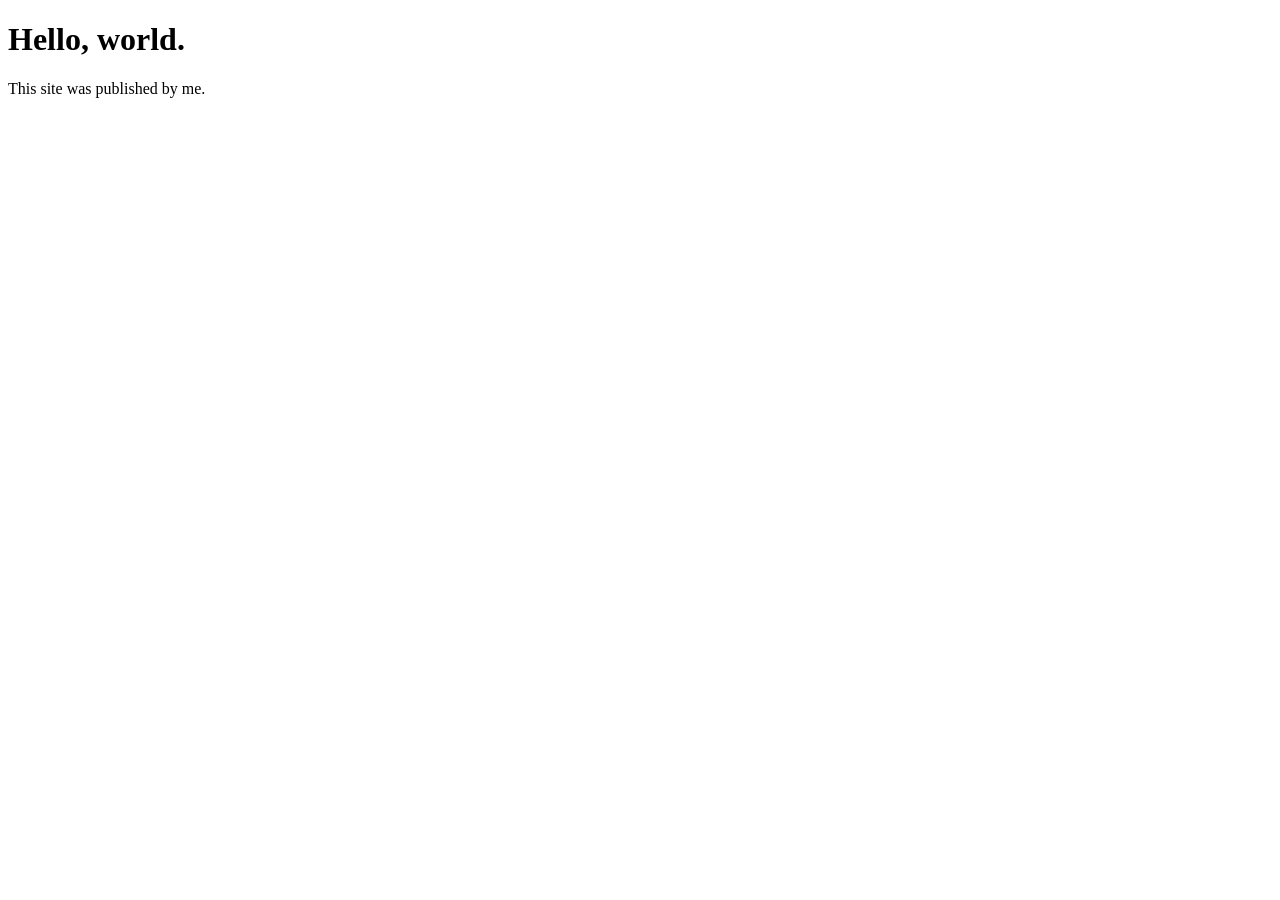
<file: Index.html>
<!DOCTYPE html>
<html lang="en">
<head>
  <meta charset="UTF-8">
  <meta name="viewport" content="width=device-width, initial-scale=1.0">
  <title>My GRA 2600 Site</title>
</head>
<body>
  <h1>Hello, world.</h1>
  <p>This site was published by me.</p>
</body>
</html>
</file>
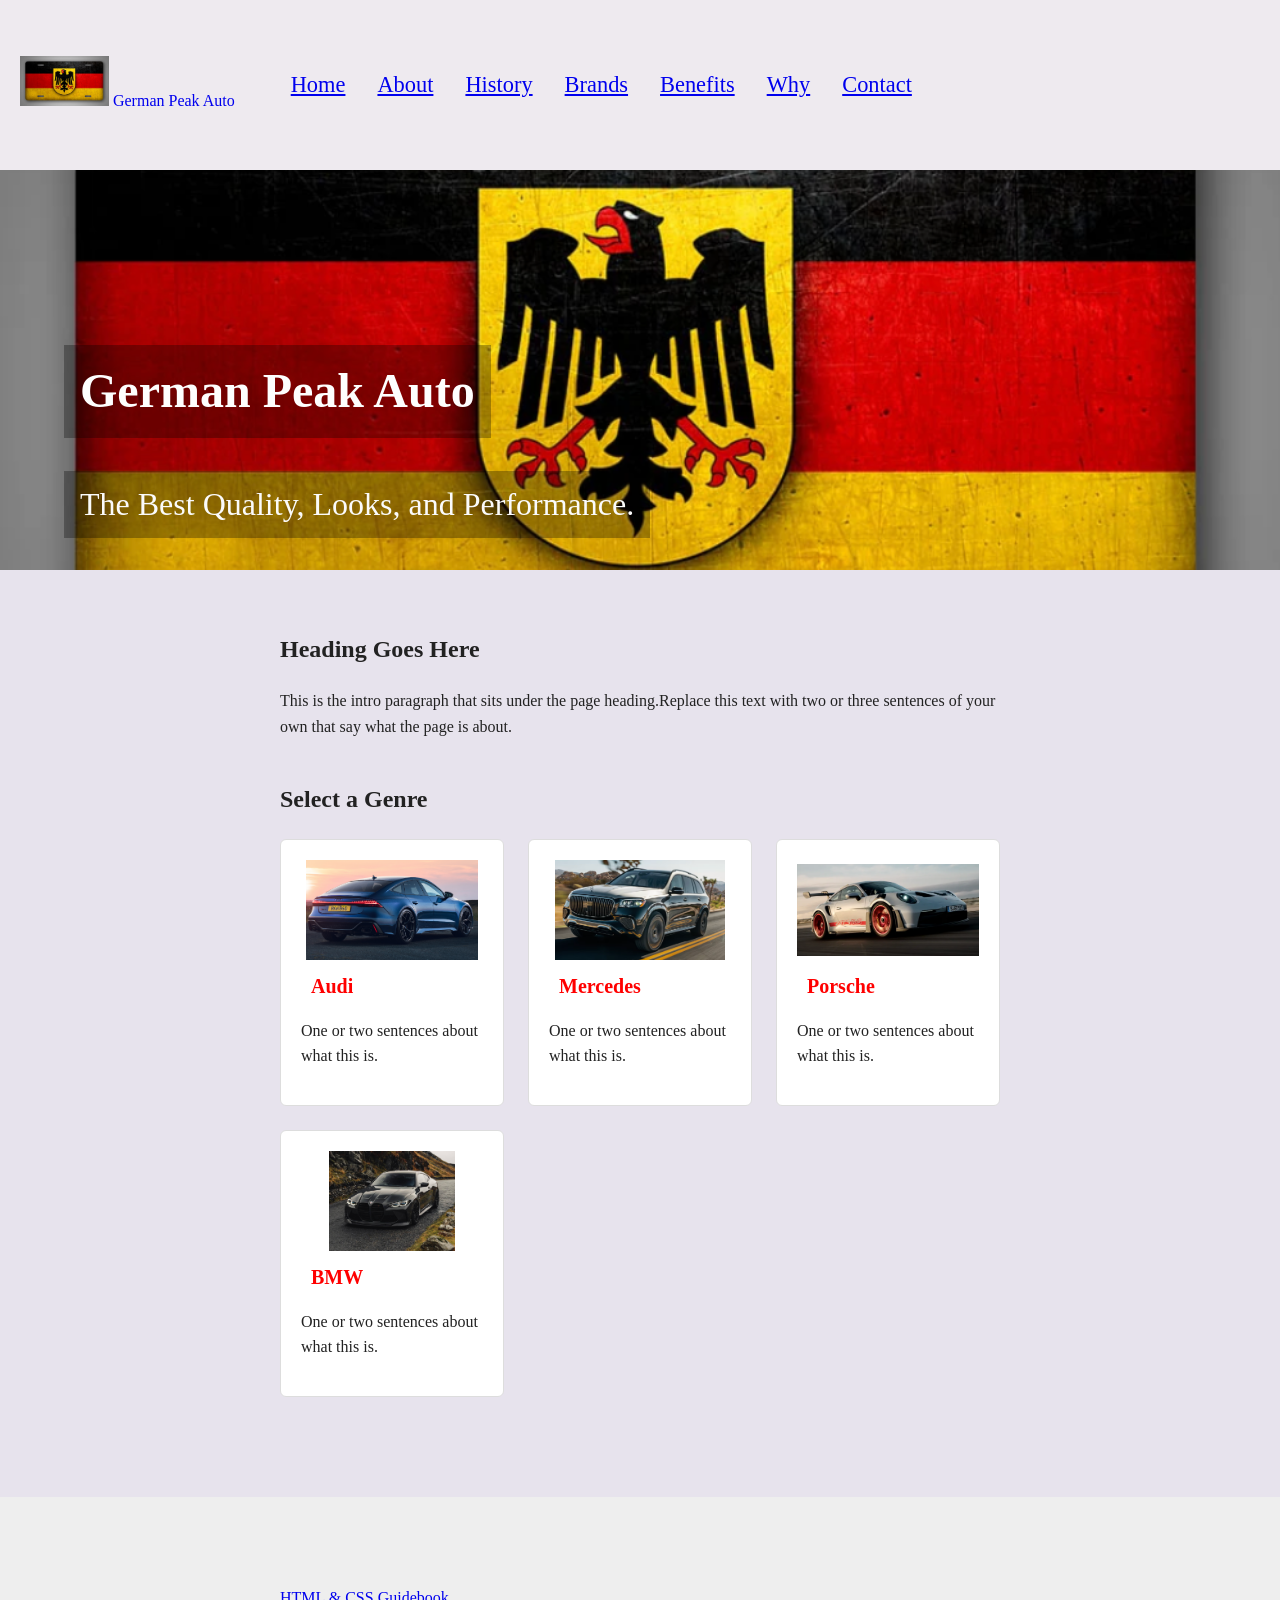
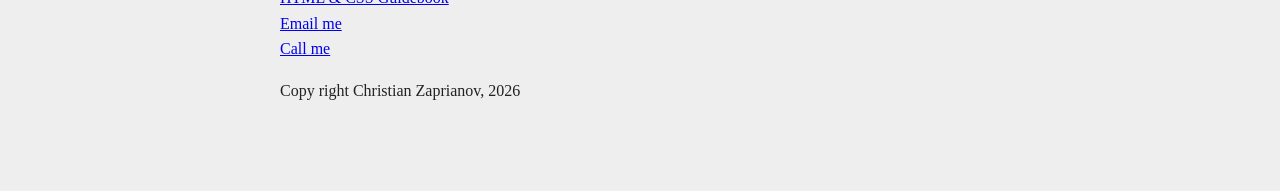
<file: index.html>
<html lang="en">
<head>
<meta charset="UTF-8">      <meta name="viewport" content="width=device-width, initial-scale=1">
  <meta name="viewport" content="width=device-width, initial-scale=1.0">
<title>christian zaprianov german peak auto</title> </head>
<link rel="stylesheet" href="css/style.css">
<script src="js/include.js" defer></script>
</head>


<body>

  <!-- PAGE TOP: filled in from includes/header.html -->
<div id="page-top"></div>

<main class="page-main">

    <div class="hero">
  <img class="hero-image" src="images/symbol.png" alt="">
  <h1 class="hero-title">German Peak Auto</h1>
  <p class="hero-text">The Best Quality, Looks, and Performance.</p>
</div>

  <div class="wrapper">
    <!-- TEXT BLOCK:  heading +  paragraph -->



 <section class="text-block">

<h2 class="" -"section-title"="">Heading Goes Here</h2>

  <p>
 This is the intro paragraph that sits under the page heading.Replace this text with two or three sentences of your own that say what the page is about. </p>

</section>



<h2>Select a Genre</h2>

<section class="card-grid">

  <div class="card">
    <img class="card-image" src="images/rs7.png" alt="Hand-lettered menu for a coffee shop">
    <h3 class="card-title">Audi</h3>
    <p class="card-text">One or two sentences about what this is.</p>
  </div>

   <div class="card">
    <img class="card-image" src="images/mayback.png" alt="Hand-lettered menu for a coffee shop">
    <h3 class="card-title">Mercedes</h3>
    <p class="card-text">One or two sentences about what this is.</p>
  </div>

   <div class="card">
    <img class="card-image" src="images/gt3rs.png" alt="Hand-lettered menu for a coffee shop">
    <h3 class="card-title">Porsche</h3>
    <p class="card-text">One or two sentences about what this is.</p>
  </div>

   <div class="card">
    <img class="card-image" src="images/g82.png" alt="Hand-lettered menu for a coffee shop">
    <h3 class="card-title">BMW</h3>
    <p class="card-text">One or two sentences about what this is.</p>
  </div>

</section>



</main>

<!-- PAGE BOTTOM: filled in from includes/footer.html -->
<div id="page-bottom"></div>

    </body>
    </html>
</file>
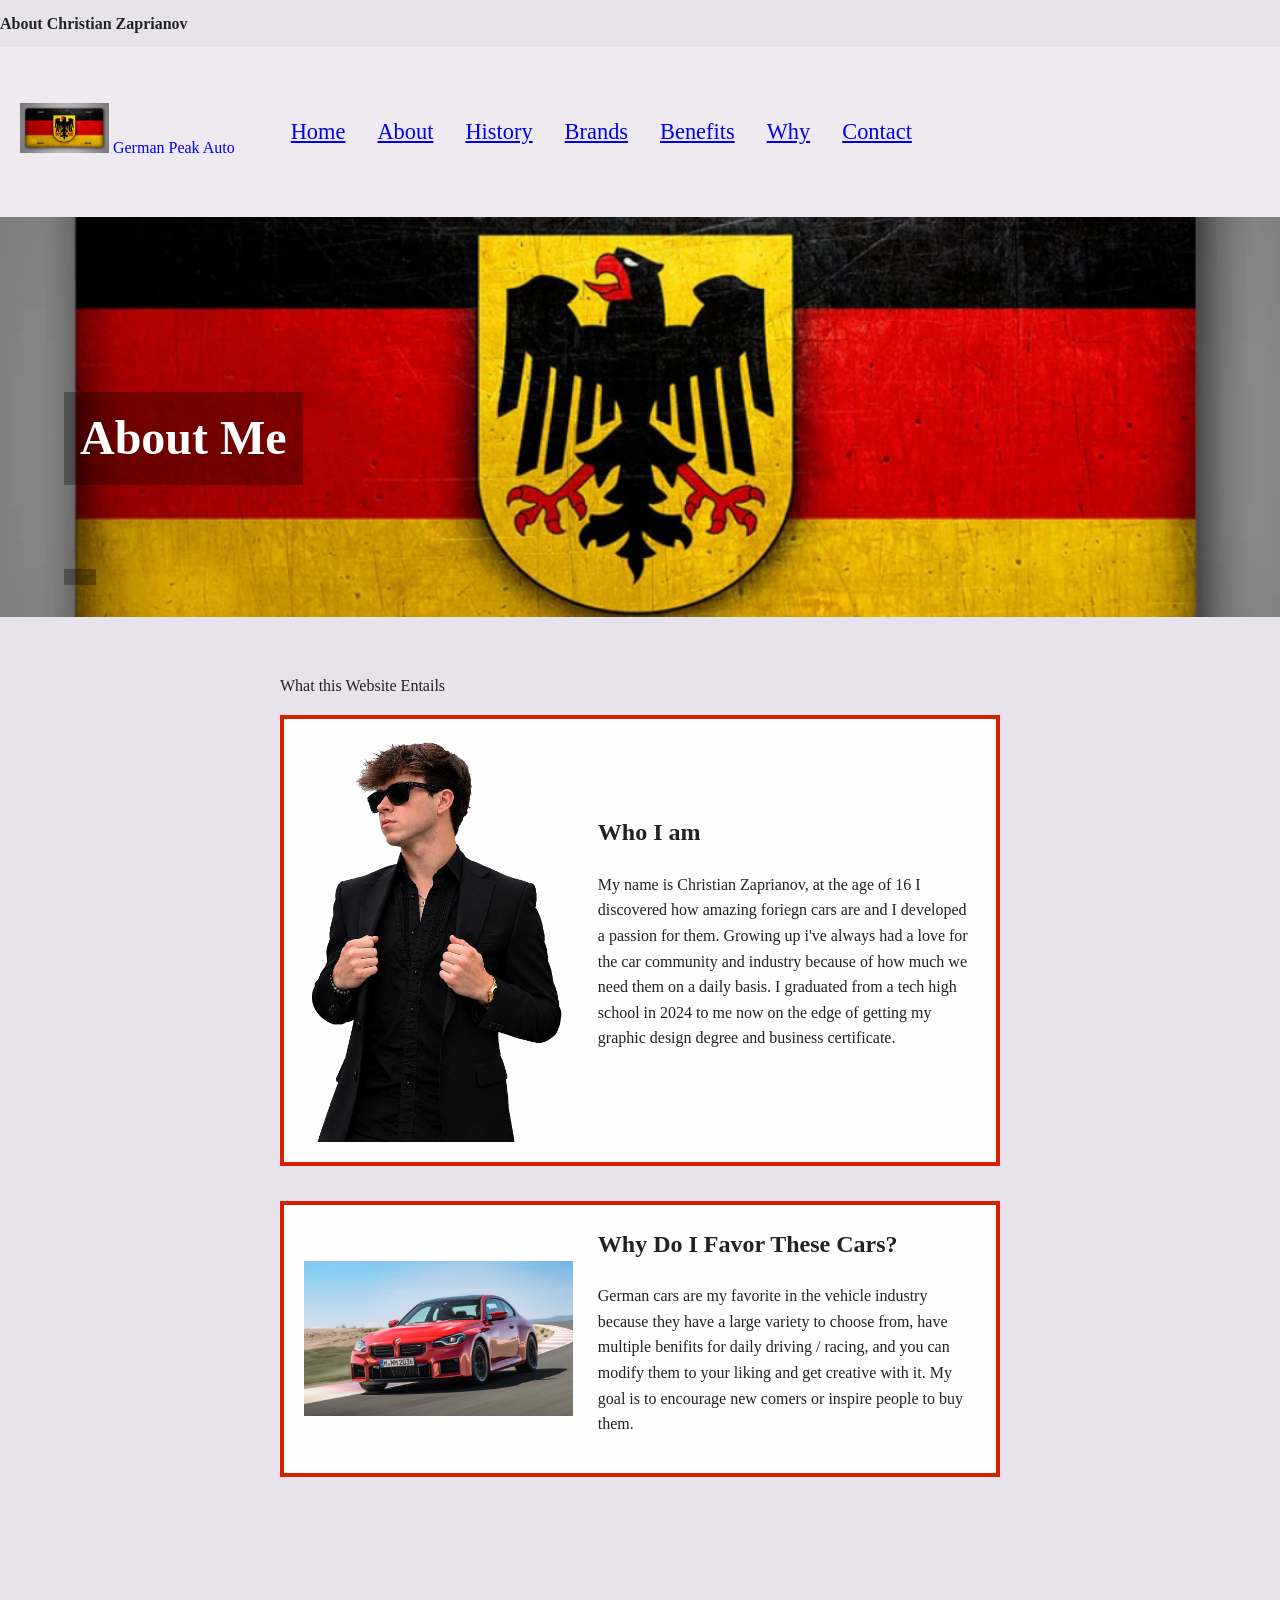
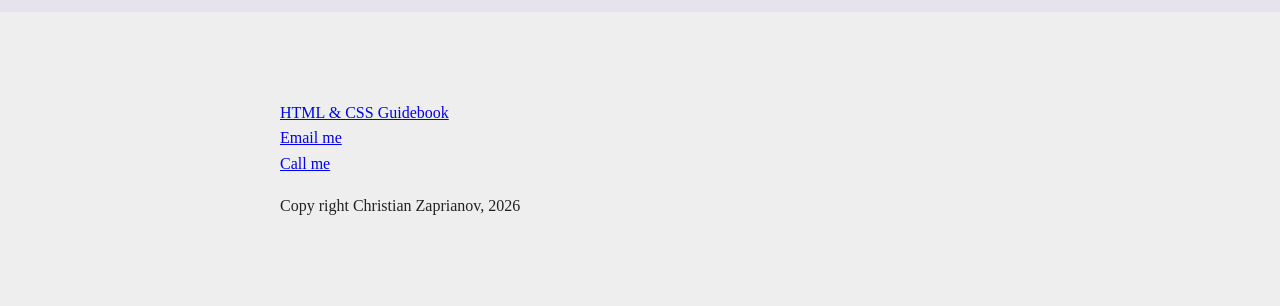
<file: about.html>
<!DOCTYPE html>
<html lang="en">
<head>
  <meta charset="UTF-8">      <meta name="viewport" content="width=device-width, initial-scale=1">
    <meta name="viewport" content="width=device-width, initial-scale=1.0">
  <title>About Christian Zaprianov</title>
<link rel="stylesheet" href="css/style.css">
<script src="js/include.js" defer></script>
</head>


<body>

  <h1>About Christian Zaprianov</h1>

  <!-- PAGE TOP: filled in from includes/header.html -->
   
<div id="page-top"></div>

<main class="page-main">

    <div class="hero">
  <img class="hero-image" src="images/symbol.png" alt="">
  <h1 class="hero-title">About Me</h1>
  <p class="hero-text"></p>
</div>

  <div class="wrapper">
 
    <p>What this Website Entails</p>

    <section class="flex-row">
  <img class="flex-media" src="images/Me.PNG" alt="Poster for the spring concert series">
  <div class="flex-text">
    <h2 class="section-title">Who I am</h2>
    <p>My name is Christian Zaprianov, at the age of 16 I discovered how amazing 
      foriegn cars are and I developed a passion for them. Growing up i've always had a love for the car 
      community and industry because of how much we need them on
      a daily basis. I graduated from a tech high school in 2024
      to me now on the edge of getting my graphic design degree
      and business certificate.
    </p>
  </div>
</section>

<section class="flex-row">
  <img class="flex-media" src="images/bmw.png" alt="Poster for the spring concert series">
  <div class="flex-text">
    <h2 class="section-title">Why Do I Favor These Cars?</h2>
    <p>German cars are my favorite in the vehicle industry
      because they have a large variety to choose from, have multiple 
      benifits for daily driving / racing, and you can modify them
      to your liking and get creative with it. My goal is to
    encourage new comers or inspire people to buy them.</p>
  </div>
</section>



</main>

<!-- PAGE BOTTOM: filled in from includes/footer.html -->
<div id="page-bottom"></div>

    </body>
    </html>
</file>
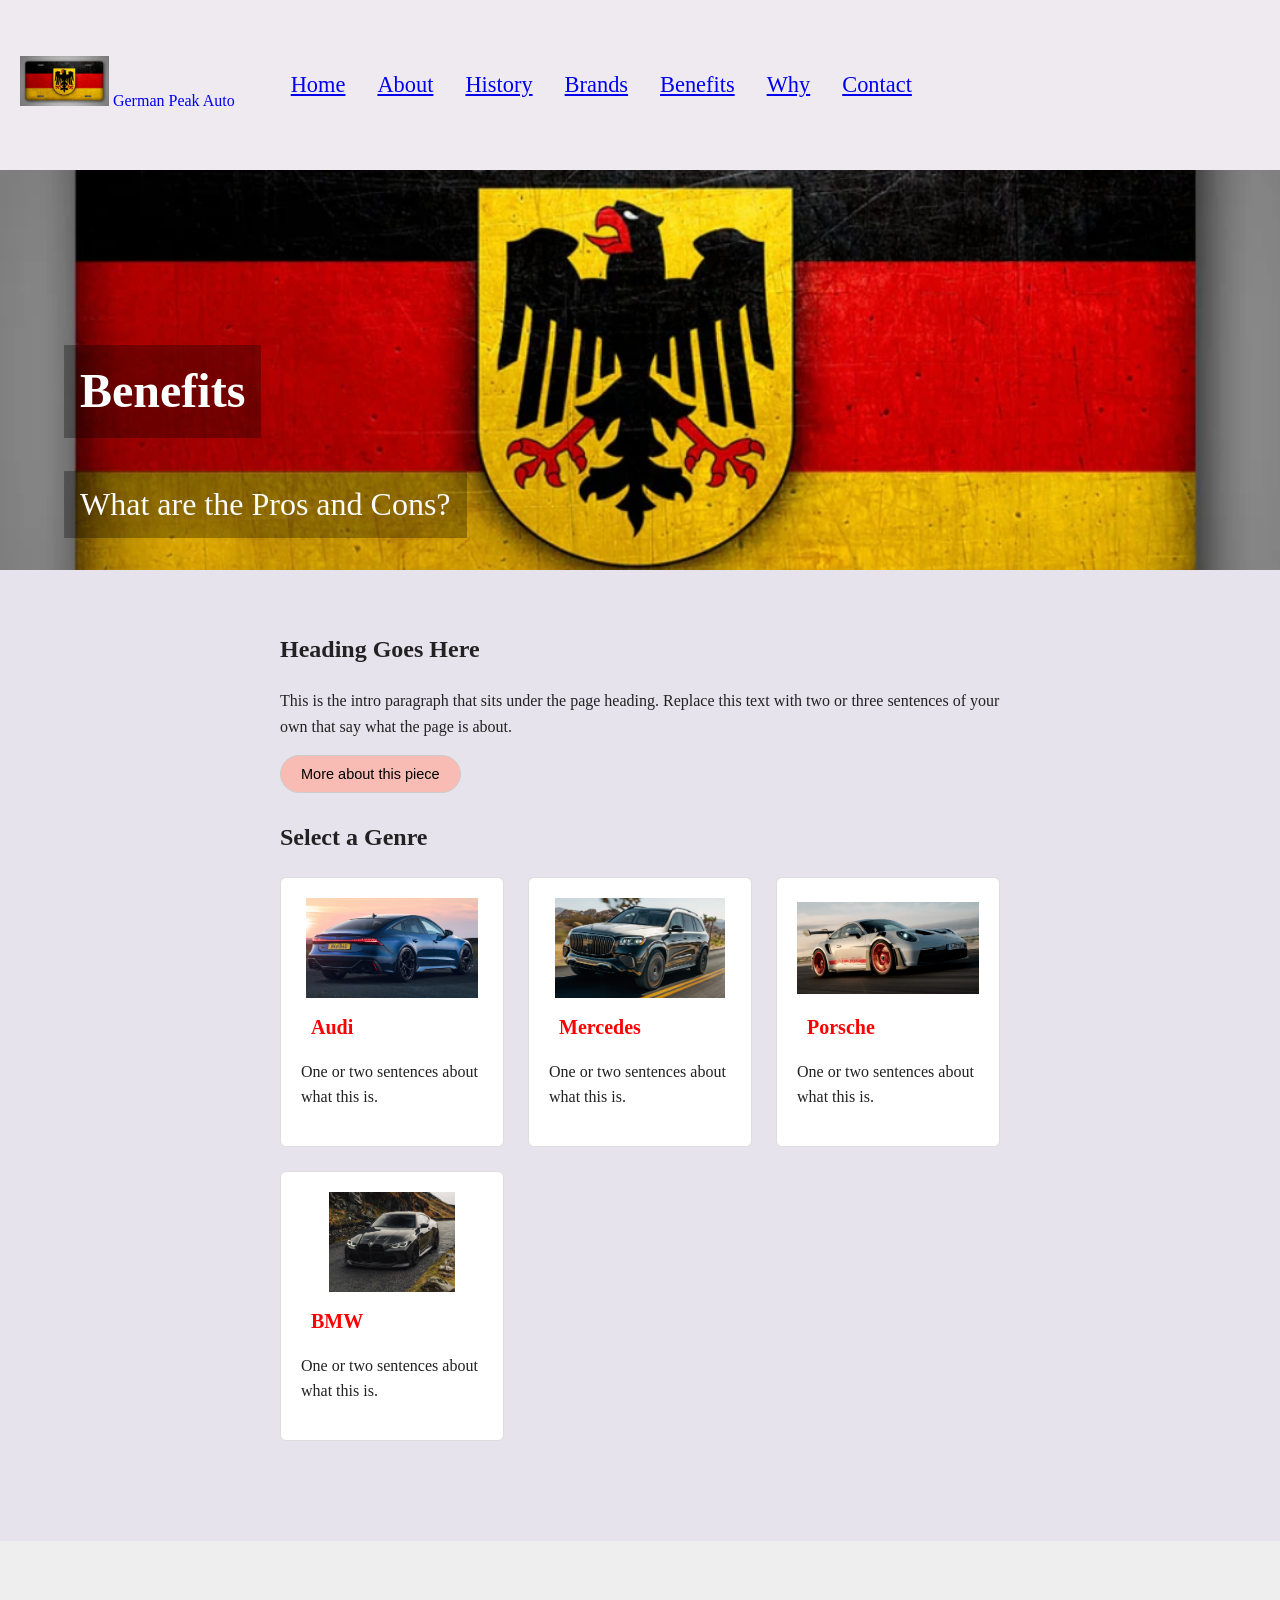
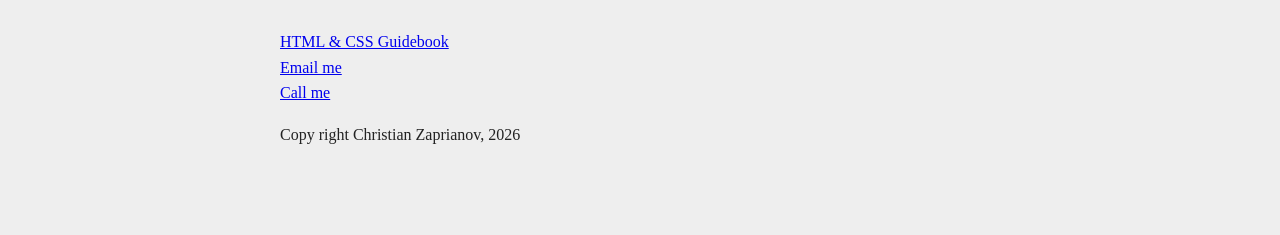
<file: benefits.html>
<!DOCTYPE html>
<html lang="en">
<head>
  <meta charset="UTF-8">      <meta name="viewport" content="width=device-width, initial-scale=1">
    <meta name="viewport" content="width=device-width, initial-scale=1.0">
  <title>German Peak Auto Benefits</title>
<link rel="stylesheet" href="css/style.css">
<script src="js/include.js" defer></script>
</head>



  <!-- PAGE TOP: filled in from includes/header.html -->
<div id="page-top"></div>

<main class="page-main">

    <div class="hero">
  <img class="hero-image" src="images/symbol.png" alt="">
  <h1 class="hero-title">Benefits</h1>
  <p class="hero-text">What are the Pros and Cons?</p>
</div>

  <div class="wrapper">
    <!-- TEXT BLOCK:  heading +  paragraph -->



 <section class="text-block">

<h2 class="" -"section-title"="">Heading Goes Here</h2>

  <p>
 This is the intro paragraph that sits under the page heading.
 Replace this text with two or three sentences of your own 
 that say what the page is about. </p>

 <button class="pop-button" popovertarget="pop-benefits-info">More about this piece</button>

 <div id="pop-benefits-info" class="pop-info" popover>
  <h3>About this piece</h3>
  <p>Write a few sentences here.</p>
  <button class="pop-close" popovertarget="pop-benefits-info" popovertargetaction="hide">Close</button>
</div>

</section>



<h2>Select a Genre</h2>

<section class="card-grid">

  <div class="card">
    <button class="pop-thumb" popovertarget="rs7">
    <img class="card-image" src="images/rs7.png" alt="Hand-lettered menu for a coffee shop">
    </button>
    <h3 class="card-title">Audi</h3>
    <p class="card-text">One or two sentences about what this is.</p>
     <div id="rs7" class="pop-up" popover>
    <img src="images/rs7.png" alt="Hand-lettered menu for a coffee shop">
  </div>
  </div>

   <div class="card">
     <button class="pop-thumb" popovertarget="mayback">
    <img class="card-image" src="images/mayback.png" alt="Hand-lettered menu for a coffee shop">
    </button>
    <h3 class="card-title">Mercedes</h3>
    <p class="card-text">One or two sentences about what this is.</p>
     <div id="mayback" class="pop-up" popover>
    <img src="images/mayback.png" alt="Hand-lettered menu for a coffee shop">
  </div>
  </div>

   <div class="card">
     <button class="pop-thumb" popovertarget="gt3rs">
    <img class="card-image" src="images/gt3rs.png" alt="Hand-lettered menu for a coffee shop">
    </button>
    <h3 class="card-title">Porsche</h3>
    <p class="card-text">One or two sentences about what this is.</p>
     <div id="gt3rs" class="pop-up" popover>
    <img src="images/gt3rs.png" alt="Hand-lettered menu for a coffee shop">
  </div>
  </div>

   <div class="card">
     <button class="pop-thumb" popovertarget="g82">
    <img class="card-image" src="images/g82.png" alt="Hand-lettered menu for a coffee shop">
    </button>
    <h3 class="card-title">BMW</h3>
    <p class="card-text">One or two sentences about what this is.</p>
     <div id="g82" class="pop-up" popover>
    <img src="images/g82.png" alt="Hand-lettered menu for a coffee shop">
  </div>
  </div>

</section>



</main>

<!-- PAGE BOTTOM: filled in from includes/footer.html -->
<div id="page-bottom"></div>

    </body>
    </html>
</file>
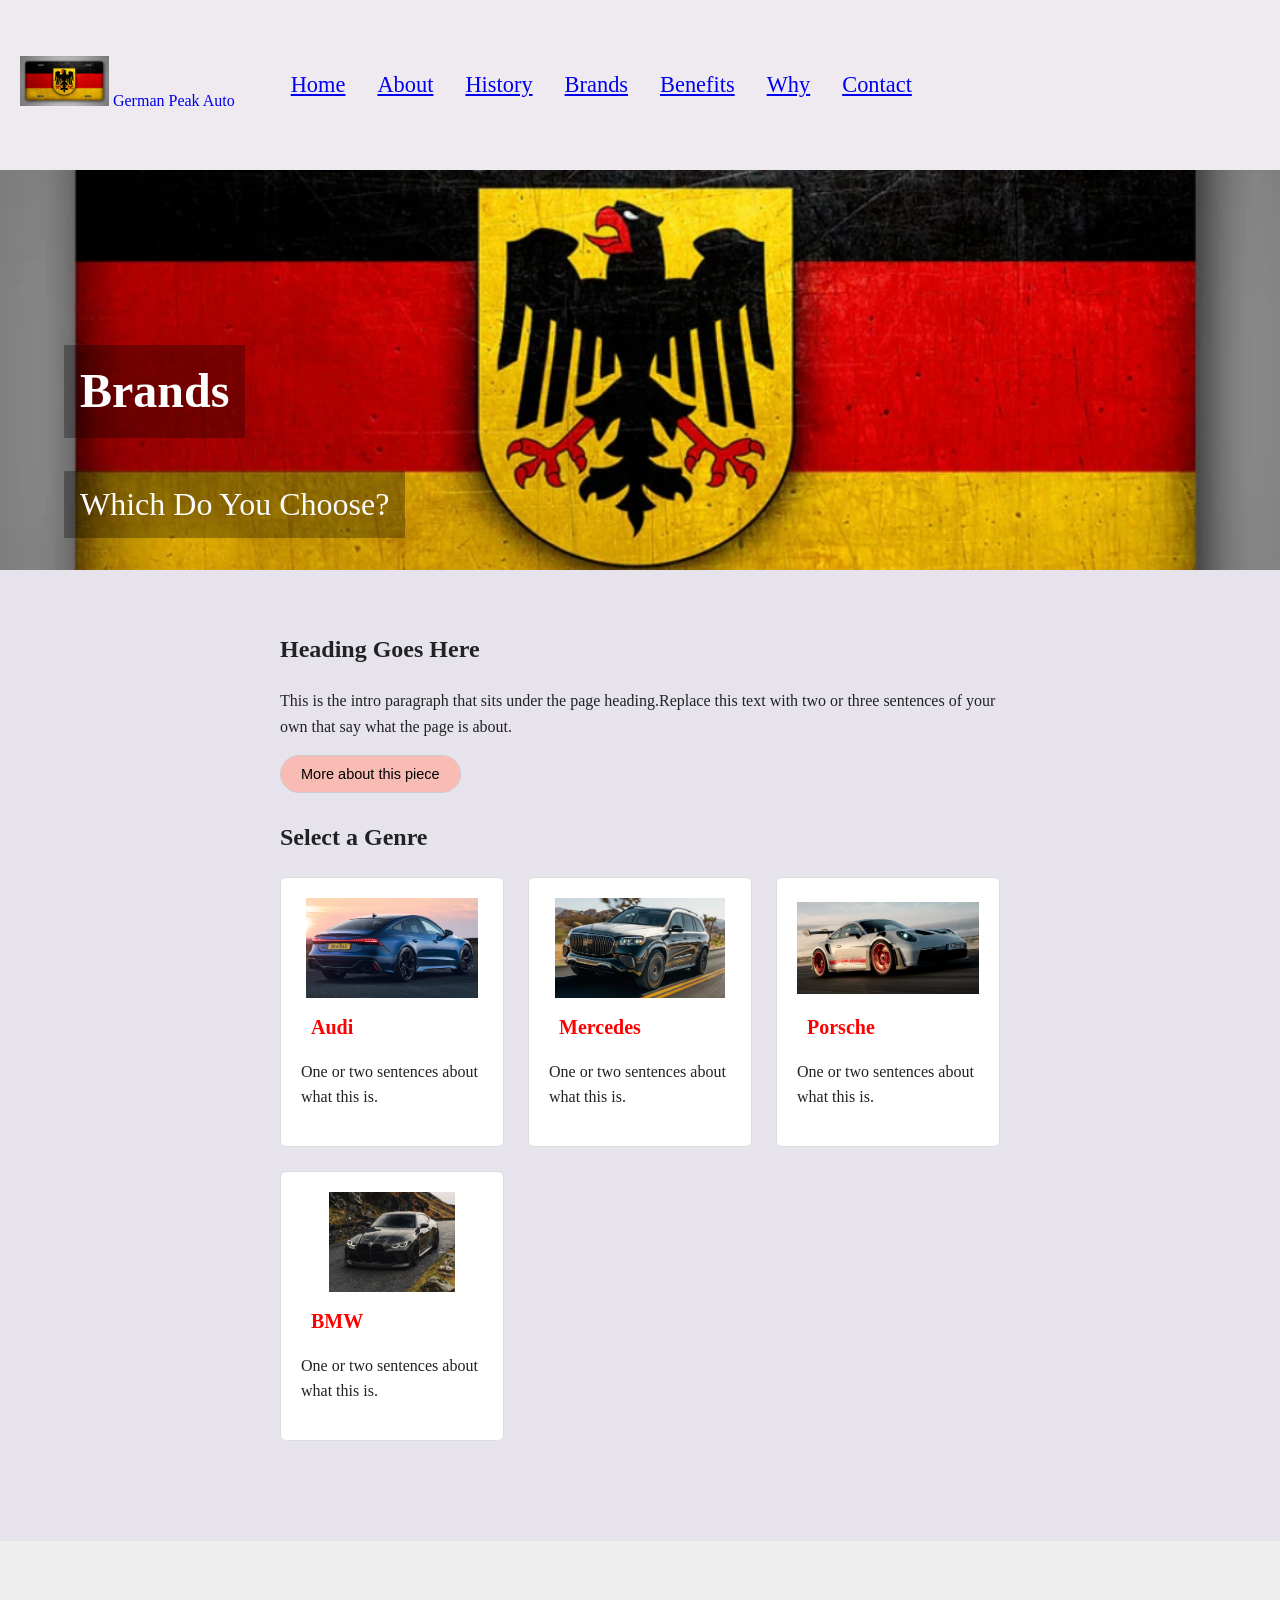
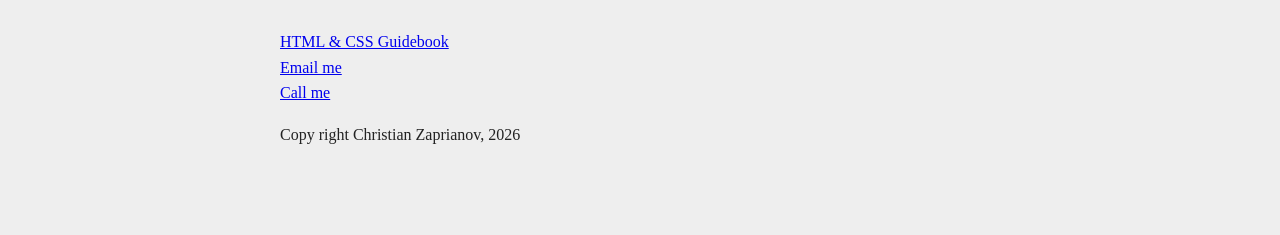
<file: brands.html>
<!DOCTYPE html>
<html lang="en">
<head>
  <meta charset="UTF-8">      <meta name="viewport" content="width=device-width, initial-scale=1">
    <meta name="viewport" content="width=device-width, initial-scale=1.0">
  <title>German Peak Auto Brands</title>
  <link rel="stylesheet" href="css/style.css">
<script src="js/include.js" defer></script>
</head>

  <!-- PAGE TOP: filled in from includes/header.html -->
<div id="page-top"></div>

<main class="page-main">

    <div class="hero">
  <img class="hero-image" src="images/symbol.png" alt="">
  <h1 class="hero-title">Brands</h1>
  <p class="hero-text">Which Do You Choose?</p>
</div>

  <div class="wrapper">
    <!-- TEXT BLOCK:  heading +  paragraph -->



 <section class="text-block">

<h2 class="" -"section-title"="">Heading Goes Here</h2>

  <p>
 This is the intro paragraph that sits under the page heading.Replace this text with two or three sentences of your own that say what the page is about. </p>

 <button class="pop-button" popovertarget="pop-benefits-info">More about this piece</button>

<div id="pop-benefits-info" class="pop-info" popover>
  <h3>About this piece</h3>
  <p>Write a few sentences here.</p>
  <button class="pop-close" popovertarget="pop-benefits-info" popovertargetaction="hide">Close</button>
</div>

</section>



<h2>Select a Genre</h2>

<section class="card-grid">

  <div class="card">
    <button class="pop-thumb" popovertarget="rs7">
    <img class="card-image" src="images/rs7.png" alt="Hand-lettered menu for a coffee shop">
    </button>
    <h3 class="card-title">Audi</h3>
    <p class="card-text">One or two sentences about what this is.</p>
     <div id="rs7" class="pop-up" popover>
    <img src="images/rs7.png" alt="Hand-lettered menu for a coffee shop">
  </div>
  </div>

   <div class="card">
     <button class="pop-thumb" popovertarget="mayback">
    <img class="card-image" src="images/mayback.png" alt="Hand-lettered menu for a coffee shop">
    </button>
    <h3 class="card-title">Mercedes</h3>
    <p class="card-text">One or two sentences about what this is.</p>
     <div id="mayback" class="pop-up" popover>
    <img src="images/mayback.png" alt="Hand-lettered menu for a coffee shop">
  </div>
  </div>

   <div class="card">
     <button class="pop-thumb" popovertarget="gt3rs">
    <img class="card-image" src="images/gt3rs.png" alt="Hand-lettered menu for a coffee shop">
    </button>
    <h3 class="card-title">Porsche</h3>
    <p class="card-text">One or two sentences about what this is.</p>
     <div id="gt3rs" class="pop-up" popover>
    <img src="images/gt3rs.png" alt="Hand-lettered menu for a coffee shop">
  </div>
  </div>

   <div class="card">
     <button class="pop-thumb" popovertarget="g82">
    <img class="card-image" src="images/g82.png" alt="Hand-lettered menu for a coffee shop">
    </button>
    <h3 class="card-title">BMW</h3>
    <p class="card-text">One or two sentences about what this is.</p>
     <div id="g82" class="pop-up" popover>
    <img src="images/g82.png" alt="Hand-lettered menu for a coffee shop">
  </div>
  </div>

</section>



</main>

<!-- PAGE BOTTOM: filled in from includes/footer.html -->
<div id="page-bottom"></div>

    </body>
    </html>
</file>
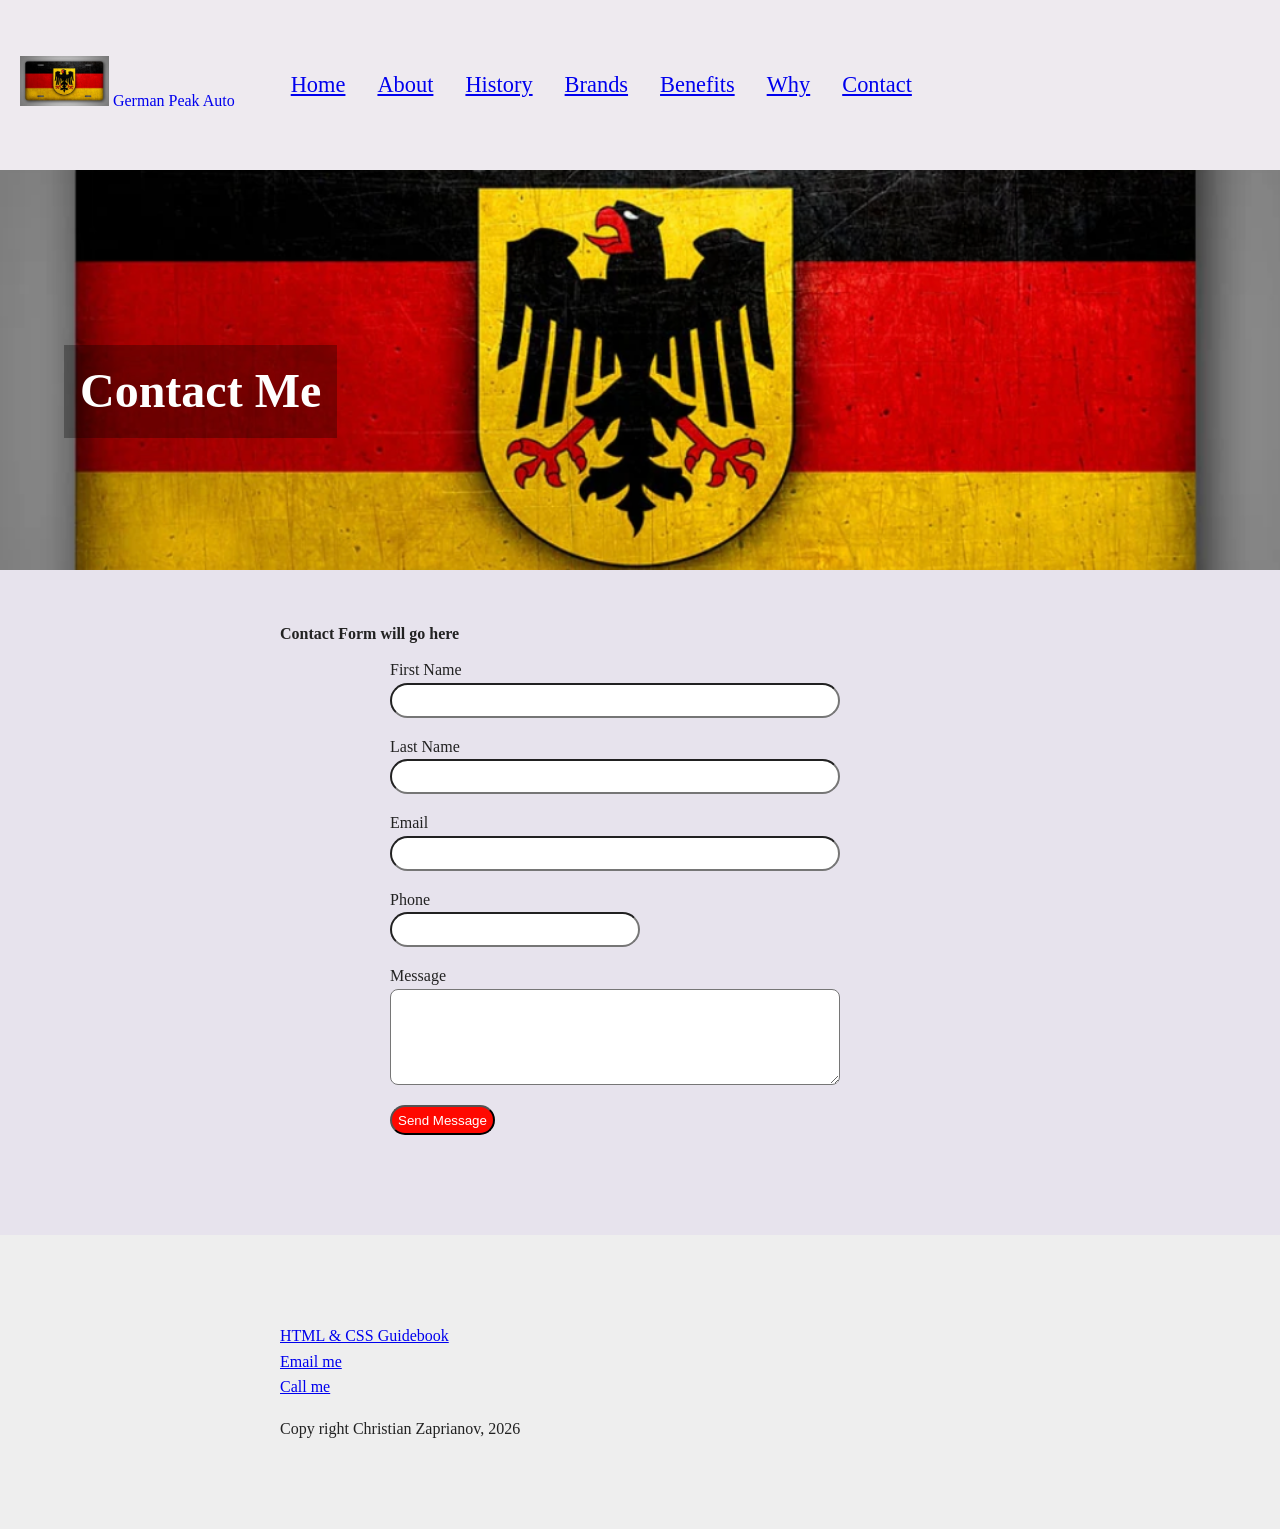
<file: contact.html>
<div id="page-top"></div>

<main class="page-main">

    <div class="hero">
  <img class="hero-image" src="images/symbol.png" alt="">
  <h1 class="hero-title">Contact Me</h1>
</div>

  <div class="wrapper">

  
<!DOCTYPE html>
<html lang="en">
<head>
  <meta charset="UTF-8">      
  <meta name="viewport" content="width=device-width, initial-scale=1">
    <meta name="viewport" content="width=device-width, initial-scale=1.0">
  <title>Contact Me</title>
<link rel="stylesheet" href="css/style.css">
<script src="js/include.js" defer></script>
</head>
<body>



  <h1>Contact Form will go here</h1>
  
 <form action="https://formspree.io/f/mzervlwn" method="POST" 
 id="contact-form">

<label for="first-name">First Name</label><input type="text" id="first-name" name="first-name"></p>
<label for="last-name">Last Name</label><input type="text" id="last-name" name="last-name"></p>
<label for="email">Email</label><input type="email" id="email" name="email" required></p>
<label for="phone">Phone</label><input type="tel" id="phone" name="phone" class="phone"></p>
<label for="message">Message</label><textarea id="message" name="message" rows="6" cols="40"></textarea></p>
<button type="submit">Send Message</button>


</form>

</body>
</html>



</main>

<!-- PAGE BOTTOM: filled in from includes/footer.html -->
<div id="page-bottom"></div>

    </body>
    </html>
</file>
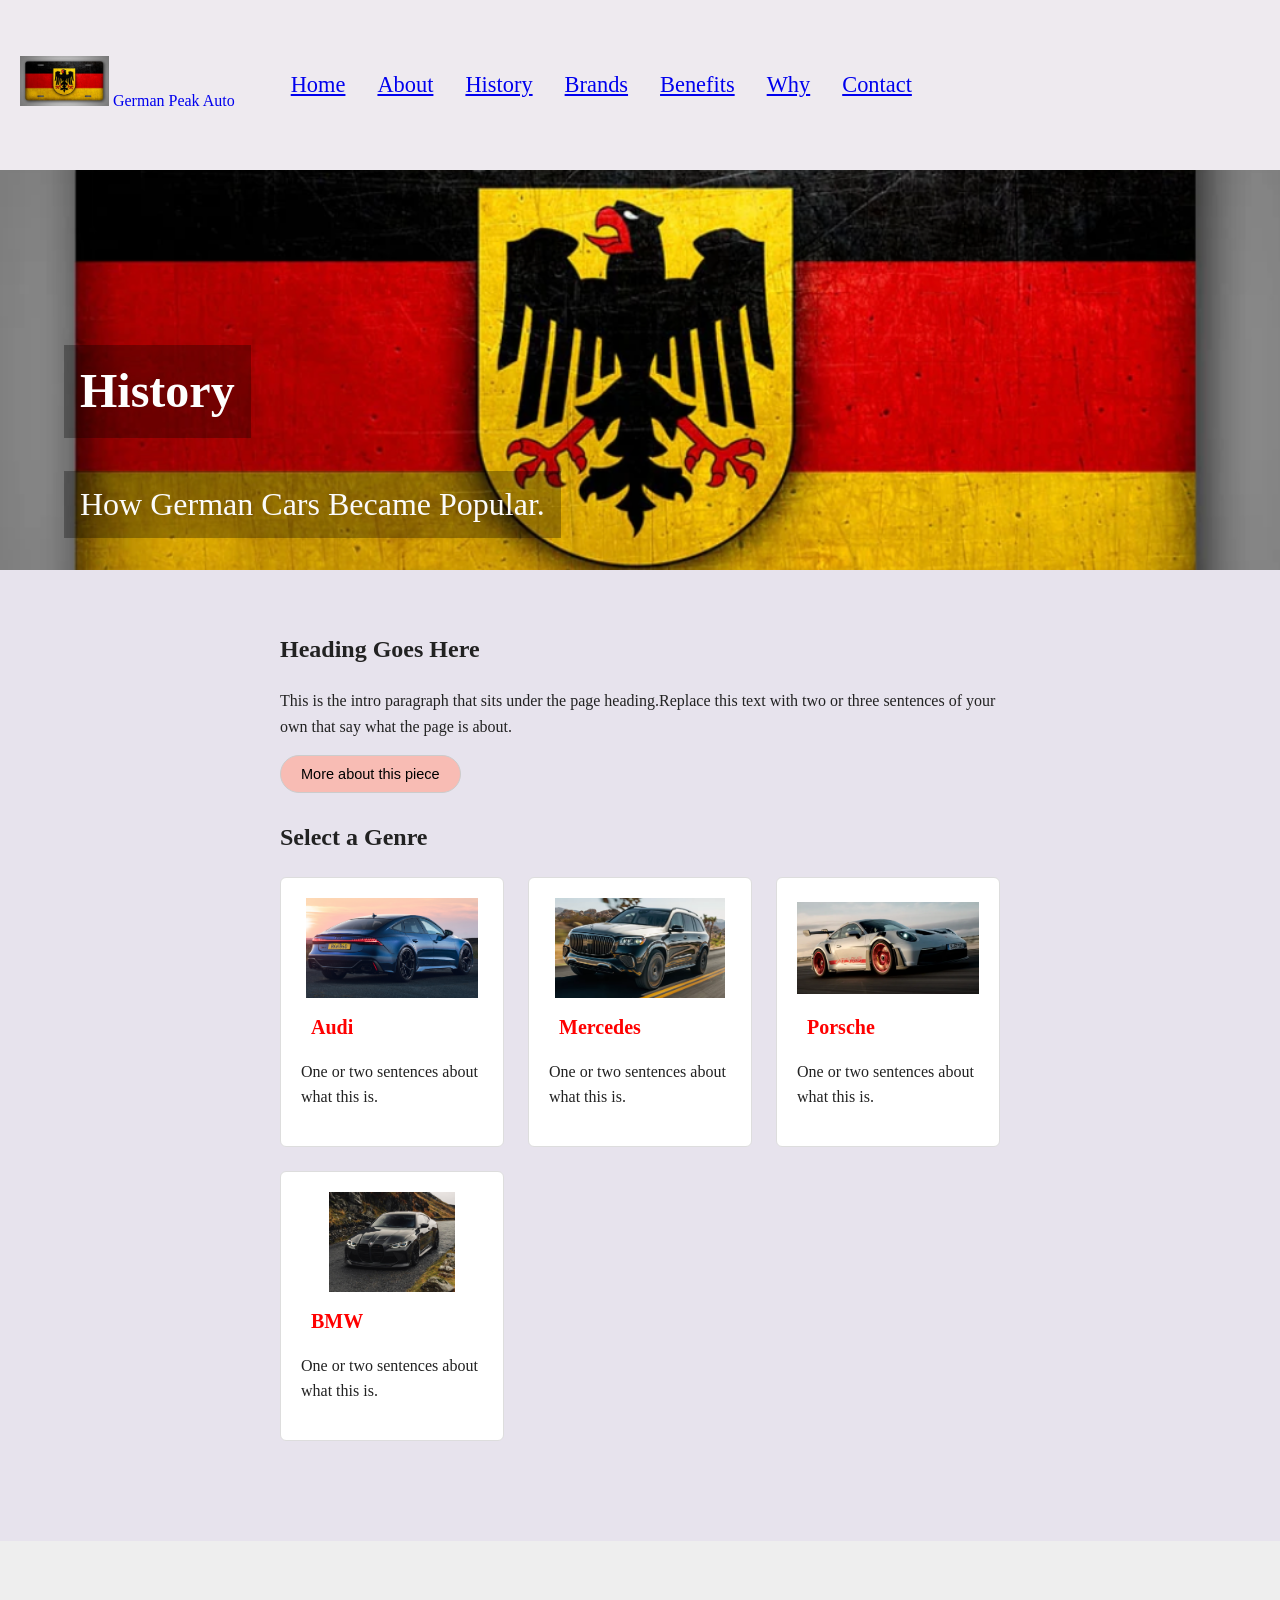
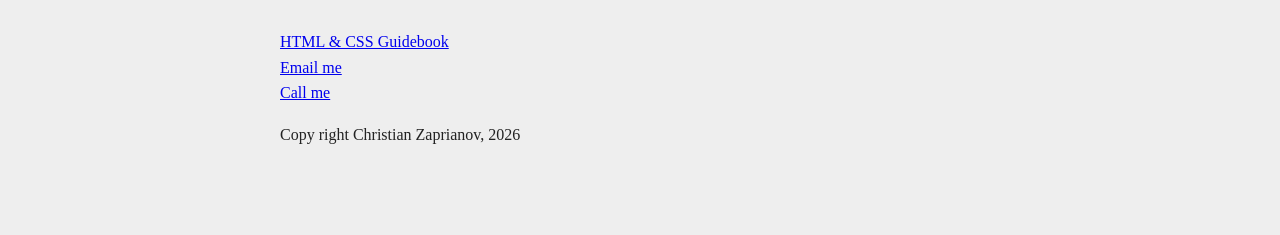
<file: history.html>
<!DOCTYPE html>
<html lang="en">
<head>
  <meta charset="UTF-8">      <meta name="viewport" content="width=device-width, initial-scale=1">
    <meta name="viewport" content="width=device-width, initial-scale=1.0">
  <title>German Peak Auto History</title>
 <link rel="stylesheet" href="css/style.css">
<script src="js/include.js" defer></script>
</head>


<body>

  <!-- PAGE TOP: filled in from includes/header.html -->
<div id="page-top"></div>

<main class="page-main">

    <div class="hero">
  <img class="hero-image" src="images/symbol.png" alt="">
  <h1 class="hero-title">History</h1>
  <p class="hero-text">How German Cars Became Popular.</p>
</div>

  <div class="wrapper">
    <!-- TEXT BLOCK:  heading +  paragraph -->



 <section class="text-block">

<h2 class="" -"section-title"="">Heading Goes Here</h2>

  <p>
 This is the intro paragraph that sits under the page heading.Replace this text with two or three sentences of your own that say what the page is about. </p>

  <button class="pop-button" popovertarget="pop-benefits-info">More about this piece</button>

<div id="pop-benefits-info" class="pop-info" popover>
  <h3>About this piece</h3>
  <p>Write a few sentences here.</p>
  <button class="pop-close" popovertarget="pop-benefits-info" popovertargetaction="hide">Close</button>
</div>

</section>



<h2>Select a Genre</h2>

<section class="card-grid">

   <div class="card">
    <button class="pop-thumb" popovertarget="rs7">
    <img class="card-image" src="images/rs7.png" alt="Hand-lettered menu for a coffee shop">
    </button>
    <h3 class="card-title">Audi</h3>
    <p class="card-text">One or two sentences about what this is.</p>
     <div id="rs7" class="pop-up" popover>
    <img src="images/rs7.png" alt="Hand-lettered menu for a coffee shop">
  </div>
  </div>

   <div class="card">
     <button class="pop-thumb" popovertarget="mayback">
    <img class="card-image" src="images/mayback.png" alt="Hand-lettered menu for a coffee shop">
    </button>
    <h3 class="card-title">Mercedes</h3>
    <p class="card-text">One or two sentences about what this is.</p>
     <div id="mayback" class="pop-up" popover>
    <img src="images/mayback.png" alt="Hand-lettered menu for a coffee shop">
  </div>
  </div>

   <div class="card">
     <button class="pop-thumb" popovertarget="gt3rs">
    <img class="card-image" src="images/gt3rs.png" alt="Hand-lettered menu for a coffee shop">
    </button>
    <h3 class="card-title">Porsche</h3>
    <p class="card-text">One or two sentences about what this is.</p>
     <div id="gt3rs" class="pop-up" popover>
    <img src="images/gt3rs.png" alt="Hand-lettered menu for a coffee shop">
  </div>
  </div>

     <div class="card">
     <button class="pop-thumb" popovertarget="g82">
    <img class="card-image" src="images/g82.png" alt="Hand-lettered menu for a coffee shop">
    </button>
    <h3 class="card-title">BMW</h3>
    <p class="card-text">One or two sentences about what this is.</p>
     <div id="g82" class="pop-up" popover>
    <img src="images/g82.png" alt="Hand-lettered menu for a coffee shop">
  </div>
  </div>

</section>

</main>

<!-- PAGE BOTTOM: filled in from includes/footer.html -->
<div id="page-bottom"></div>

    </body>
    </html>
</file>
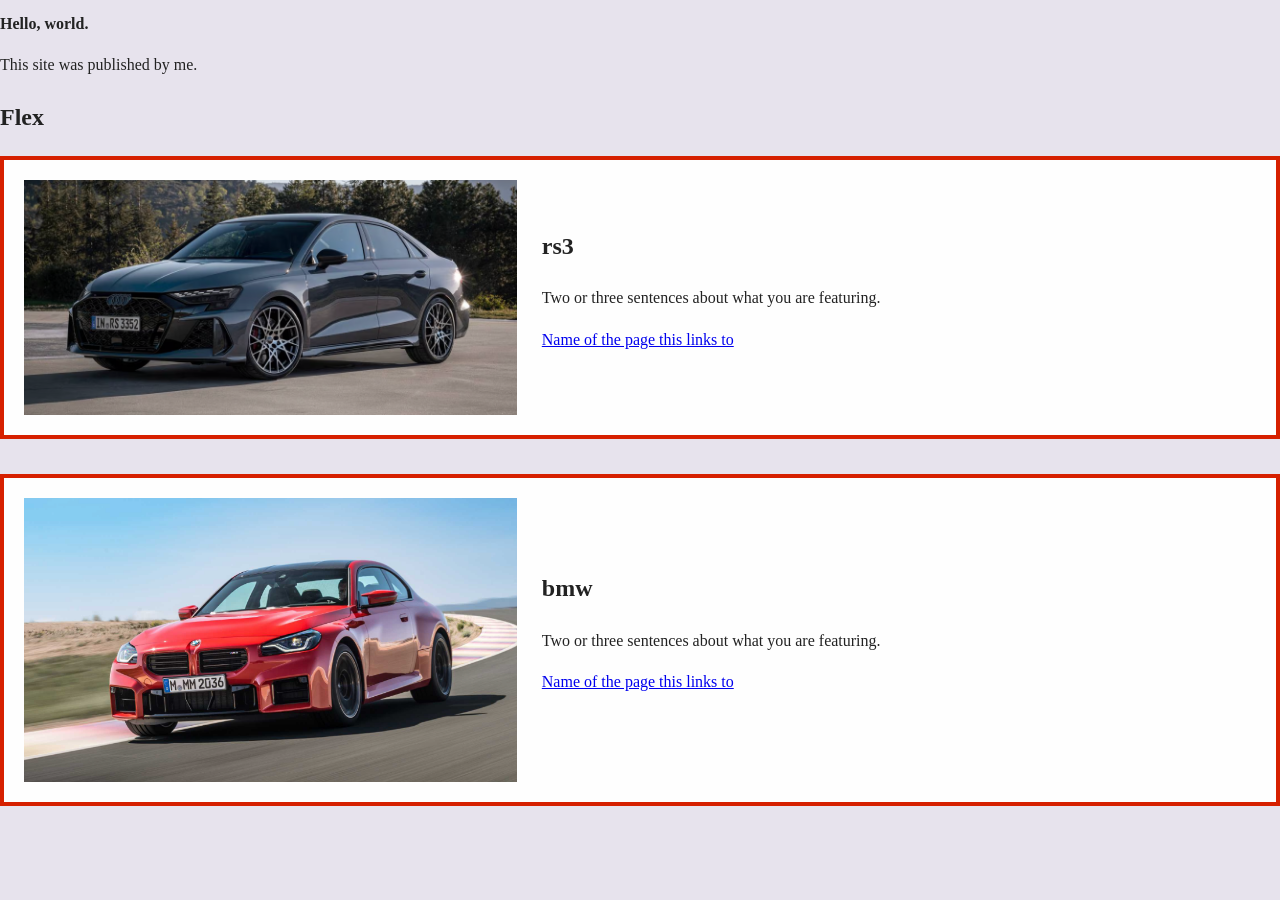
<file: index...html>
<!DOCTYPE html>
<html lang="en">
<head>
  <meta charset="UTF-8">      <meta name="viewport" content="width=device-width, initial-scale=1">
  <meta name="viewport" content="width=device-width, initial-scale=1.0">
  <title>christian zaprianov german peak auto</title>
  <link rel="stylesheet" href="css/style.css">
</head>
<body>
  <h1>Hello, world.</h1>
  <p>This site was published by me.</p>
</body>
</html>



<h2>Flex</h2>
    <section class="flex-row">
  <img class="flex-media" src="images/rs3.png" alt="Poster for the spring concert series">
  <div class="flex-text">
    <h2 class="section-title">rs3</h2>
    <p>Two or three sentences about what you are featuring.</p>
    <p><a href="page-1.html">Name of the page this links to</a></p>
  </div>
</section>

<section class="flex-row">
  <img class="flex-media" src="images/bmw.png" alt="Poster for the spring concert series">
  <div class="flex-text">
    <h2 class="section-title">bmw</h2>
    <p>Two or three sentences about what you are featuring.</p>
    <p><a href="page-1.html">Name of the page this links to</a></p>
  </div>
</section>
</file>
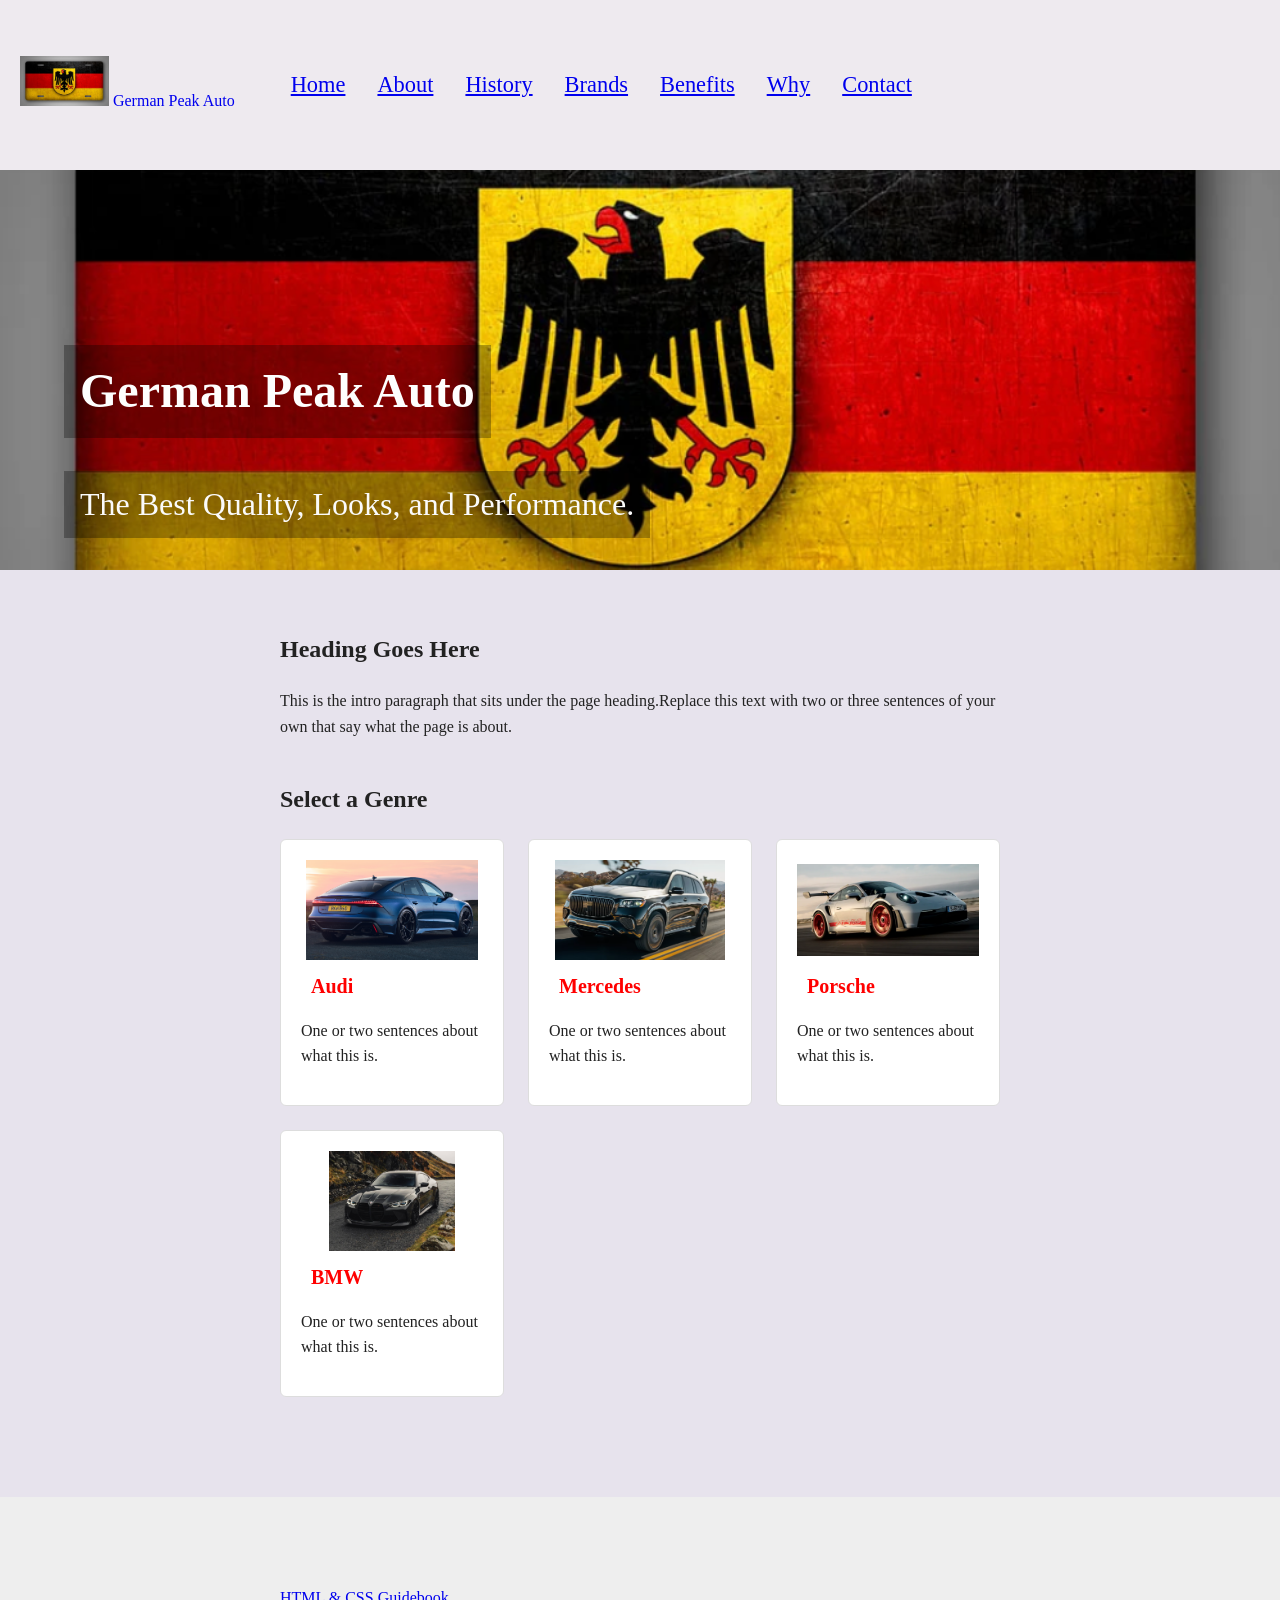
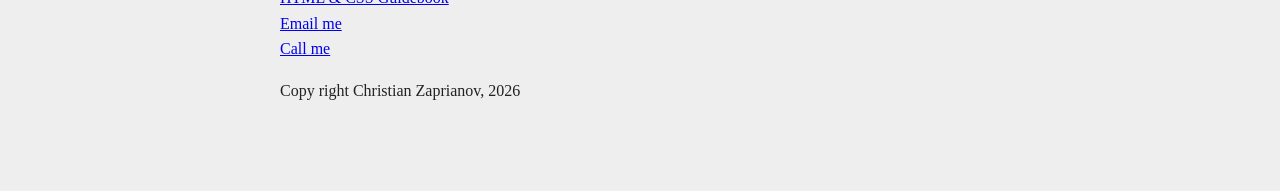
<file: Template.html>
<html lang="en">
<head>
<meta charset="UTF-8">      
  <meta name="viewport" content="width=device-width, initial-scale=1.0">
<title>christian zaprianov german peak auto</title> </head>
<link rel="stylesheet" href="css/style.css">
<script src="js/include.js" defer></script>
</head>


<body>

  <!-- PAGE TOP: filled in from includes/header.html -->
<div id="page-top"></div>

<main class="page-main">

    <div class="hero">
  <img class="hero-image" src="images/symbol.png" alt="">
  <h1 class="hero-title">German Peak Auto</h1>
  <p class="hero-text">The Best Quality, Looks, and Performance.</p>
</div>

  <div class="wrapper">
    <!-- TEXT BLOCK:  heading +  paragraph -->



 <section class="text-block">

<h2 class="" -"section-title"="">Heading Goes Here</h2>

  <p>
 This is the intro paragraph that sits under the page heading.Replace this text with two or three sentences of your own that say what the page is about. </p>

</section>



<h2>Select a Genre</h2>

<section class="card-grid">

  <div class="card">
    <img class="card-image" src="images/rs7.png" alt="Hand-lettered menu for a coffee shop">
    <h3 class="card-title">Audi</h3>
    <p class="card-text">One or two sentences about what this is.</p>
  </div>

   <div class="card">
    <img class="card-image" src="images/mayback.png" alt="Hand-lettered menu for a coffee shop">
    <h3 class="card-title">Mercedes</h3>
    <p class="card-text">One or two sentences about what this is.</p>
  </div>

   <div class="card">
    <img class="card-image" src="images/gt3rs.png" alt="Hand-lettered menu for a coffee shop">
    <h3 class="card-title">Porsche</h3>
    <p class="card-text">One or two sentences about what this is.</p>
  </div>

   <div class="card">
    <img class="card-image" src="images/g82.png" alt="Hand-lettered menu for a coffee shop">
    <h3 class="card-title">BMW</h3>
    <p class="card-text">One or two sentences about what this is.</p>
  </div>

</section>



</main>

<!-- PAGE BOTTOM: filled in from includes/footer.html -->
<div id="page-bottom"></div>

    </body>
    </html>
</file>
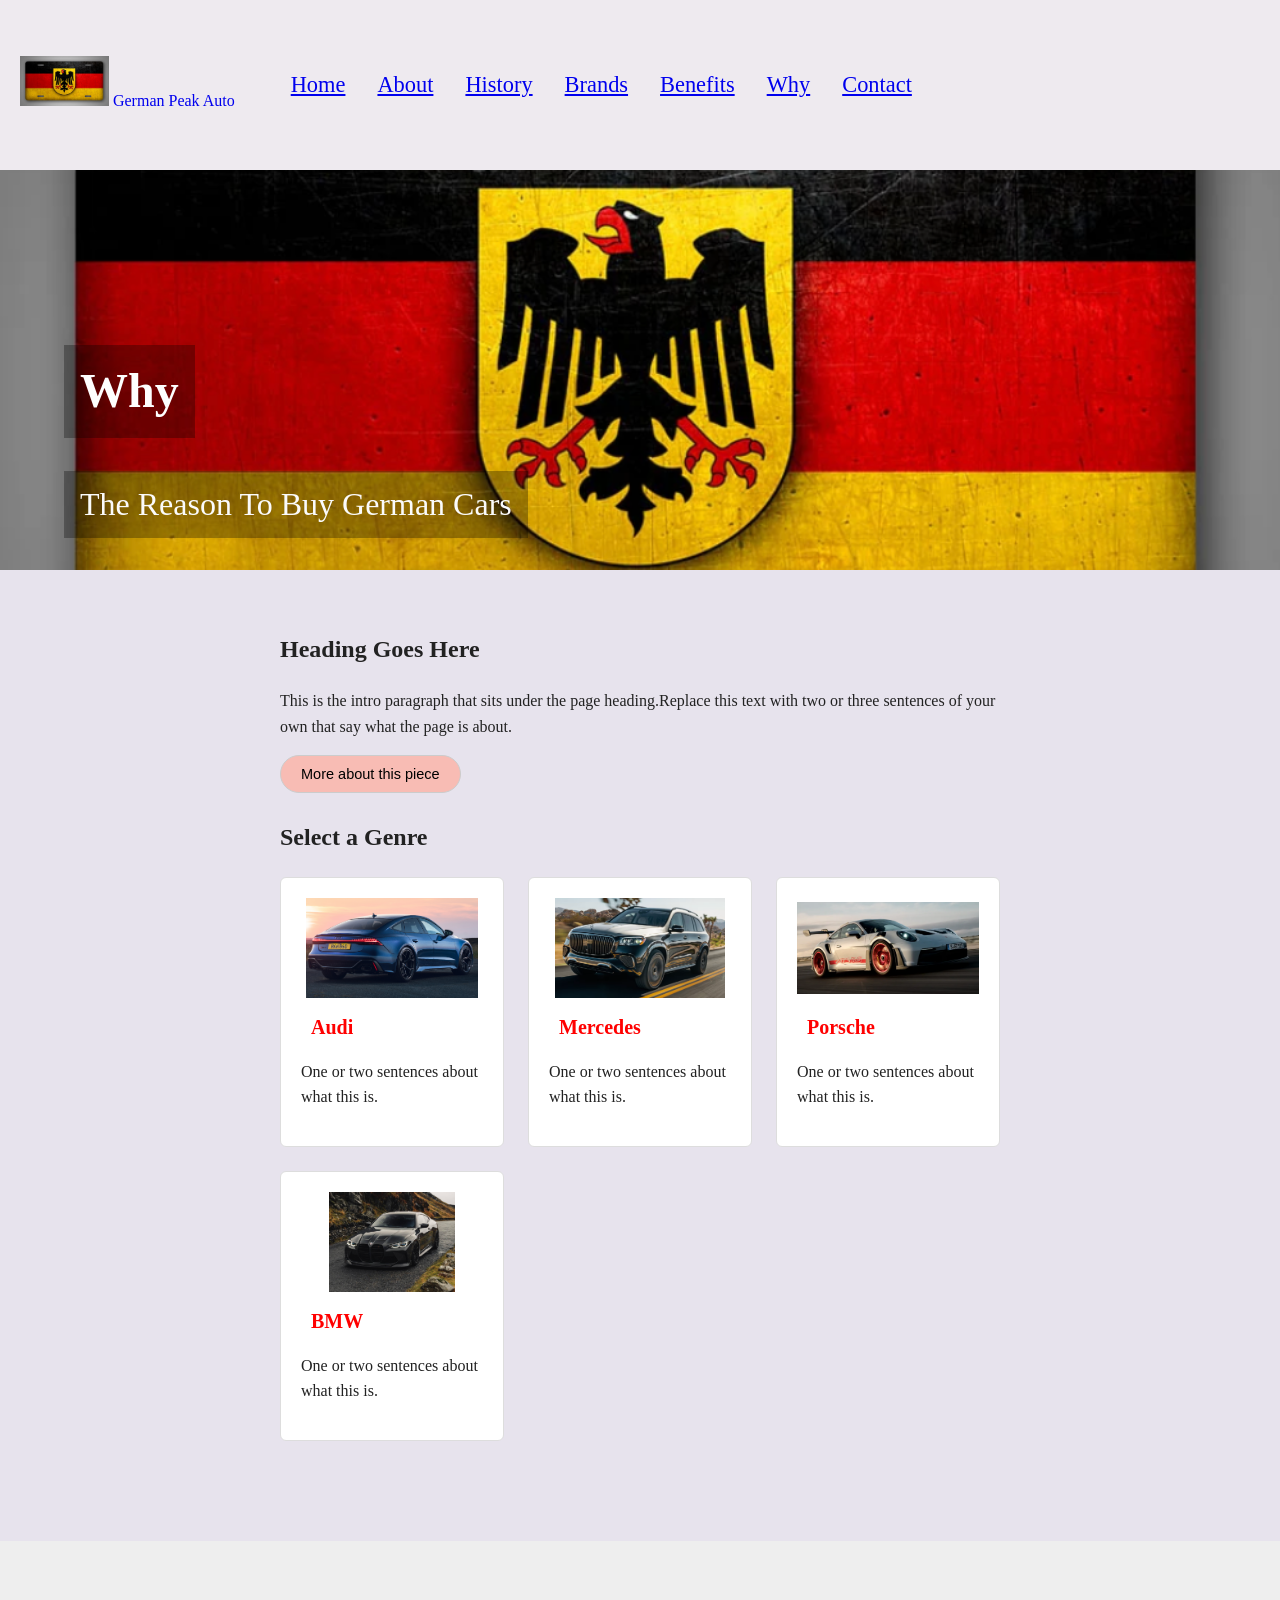
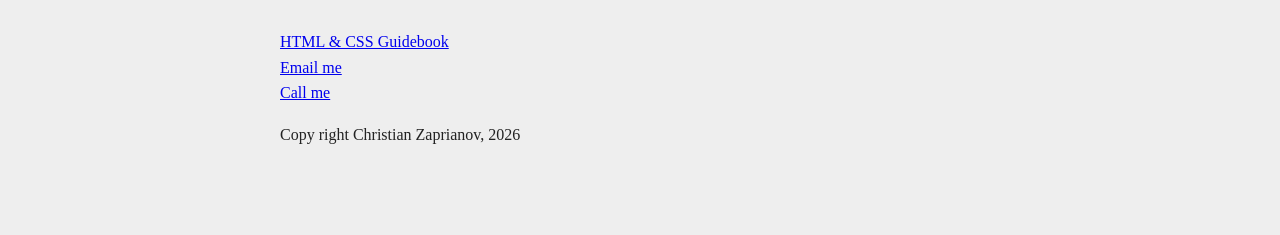
<file: why.html>
<!DOCTYPE html>
<html lang="en">
<head>
  <meta charset="UTF-8">      <meta name="viewport" content="width=device-width, initial-scale=1">
    <meta name="viewport" content="width=device-width, initial-scale=1.0">
  <title>German Peak Auto Why</title>
  <link rel="stylesheet" href="css/style.css">
<script src="js/include.js" defer></script>
</head>

  <!-- PAGE TOP: filled in from includes/header.html -->
<div id="page-top"></div>

<main class="page-main">

    <div class="hero">
  <img class="hero-image" src="images/symbol.png" alt="">
  <h1 class="hero-title">Why</h1>
  <p class="hero-text">The Reason To Buy German Cars</p>
</div>

  <div class="wrapper">
    <!-- TEXT BLOCK:  heading +  paragraph -->



 <section class="text-block">

<h2 class="" -"section-title"="">Heading Goes Here</h2>

  <p>
 This is the intro paragraph that sits under the page heading.Replace this text with two or three sentences of your own that say what the page is about. </p>

<button class="pop-button" popovertarget="pop-benefits-info">More about this piece</button>

<div id="pop-benefits-info" class="pop-info" popover>
  <h3>About this piece</h3>
  <p>Write a few sentences here.</p>
  <button class="pop-close" popovertarget="pop-benefits-info" popovertargetaction="hide">Close</button>
</div>

</section>



<h2>Select a Genre</h2>

<section class="card-grid">

   <div class="card">
    <button class="pop-thumb" popovertarget="rs7">
    <img class="card-image" src="images/rs7.png" alt="Hand-lettered menu for a coffee shop">
    </button>
    <h3 class="card-title">Audi</h3>
    <p class="card-text">One or two sentences about what this is.</p>
     <div id="rs7" class="pop-up" popover>
    <img src="images/rs7.png" alt="Hand-lettered menu for a coffee shop">
  </div>
  </div>

  <div class="card">
     <button class="pop-thumb" popovertarget="mayback">
    <img class="card-image" src="images/mayback.png" alt="Hand-lettered menu for a coffee shop">
    </button>
    <h3 class="card-title">Mercedes</h3>
    <p class="card-text">One or two sentences about what this is.</p>
     <div id="mayback" class="pop-up" popover>
    <img src="images/mayback.png" alt="Hand-lettered menu for a coffee shop">
  </div>
  </div>

  <div class="card">
     <button class="pop-thumb" popovertarget="gt3rs">
    <img class="card-image" src="images/gt3rs.png" alt="Hand-lettered menu for a coffee shop">
    </button>
    <h3 class="card-title">Porsche</h3>
    <p class="card-text">One or two sentences about what this is.</p>
     <div id="gt3rs" class="pop-up" popover>
    <img src="images/gt3rs.png" alt="Hand-lettered menu for a coffee shop">
  </div>
  </div>
   <div class="card">
     <button class="pop-thumb" popovertarget="g82">
    <img class="card-image" src="images/g82.png" alt="Hand-lettered menu for a coffee shop">
    </button>
    <h3 class="card-title">BMW</h3>
    <p class="card-text">One or two sentences about what this is.</p>
     <div id="g82" class="pop-up" popover>
    <img src="images/g82.png" alt="Hand-lettered menu for a coffee shop">
  </div>
  </div>

</section>



</main>

<!-- PAGE BOTTOM: filled in from includes/footer.html -->
<div id="page-bottom"></div>

    </body>
    </html>
</file>
<file: css/style.css>
/* DEBUG: see the boxes. Change 1px to 0 to hide them. */
* {
  outline: 0px solid red;
}

*, *::before, *::after {
  box-sizing: border-box;
}

/* ============================================
   Design direction
   Body font:     Georgia, serif
   Heading font:  Helvetica, sans-serif
   Text color:    #222222
   Background:    #fdfdfb
   Accent:        #1a5f9c
   Mood: quiet, editorial, plenty of white space
   ============================================ */

   /* --- Base and typography --- */

* {
  outline: 0px solid red;
}

*, *::before, *::after {
  box-sizing: border-box;
}

   body {
  font-family: Georgia, "Times New Roman", serif;
  font-size: 100%;
  line-height: 1.6;
  color: #222222;
  background-color: #e7e3ed;
  margin: 0;
}


h1   { font-size: 1rem; }
h2   { font-size: 1.5rem; }
h3   { font-size: 1.25rem; }
h4   { font-size: 1rem; }



/* --- Wrapper --- */
.wrapper {
  width: 80%;
  max-width: 800px;
  
}

.wrapper {
  width: 800px;
  padding: 40px;
}

.wrapper {
  width: 80%;
  max-width: 800px;
  margin: 0 auto;
  padding: 40px;
}

/* --- Header and nav --- */
.site-header{height: 170px;
padding: 25px 0px 50px 0px;
background-color: rgba(245, 241, 241, 0.5);
}

.nav-link { font-size: 1.4rem;
  padding: 8px 12px; 
text-decoration: none
border-radius: 6px;}

.nav-list {
    display: flex;
  gap: 8px;
  list-style: none;
  margin: 0;
  padding: 0;
    padding: 8px 12px;
    flex-wrap: wrap;
}

{.nav-list li a
  font-size: 10px;
}

.nav-link:hover {
  background-color: #d62000;
}

/* HEADER LAYOUT: logo left, nav right */
.site-header {
  display: flex;
  justify-content: flex-start;
  align-items: center;
  gap: 2em;
  padding-bottom: 20px;
  padding-top: 20px;
    padding-left: 20px;
}

.logo img {
  height: 50px;
}

a.logo {
  text-decoration: none;
}

/* --- Hero --- */
.hero {
  position: relative;
}

.hero-image {
  width: 100%;
  height: 400px;
  object-fit: cover;
  display: block;
}

.hero-title {
  position: absolute;
  bottom: 25%;
  left: 5%;
}

.hero-text {
  position: absolute;
  bottom: 0%;
  left: 5%;
}

.hero-title,
.hero-text {
  background-color: rgba(0, 0, 0, 0.302);
  padding: 8px 16px;
}


.hero-title{ color:rgb(254, 254, 254);
font-size: 3rem;}
.hero-text{ color:rgb(251, 251, 251);
font-size: 2rem;}

/* --- Text blocks --- */

.image-inline-left {
   
  width: 80%;

}

.image-inline-right {

  width: 40%;
 
}


.text-block{display: flow-root;}

.section-title {
  margin: 0px 0px 20px 0px ;   /* top, left and right, bottom */
}

.text-block {
  margin-bottom: 40px;
}

.text-block {
  margin-bottom: 25px;
  padding:0px;
  font-size: 1rem;
}

.site-footer {
  margin-top: 60px;
  padding: 32px 0;
  background-color: #eeeeee;
}


/* --- flex --- */

/* FLEX CONTAINER: image + text side by side */
.flex-row {
  display: flex;
  gap: 25px;
  margin-bottom: 35px;
  background-color: #fefefe;
  border:4px solid #d62000;
  padding:20px;
  align-items: center;
}
.flex-media {
  width: 40%;
}
.flex-text 
{}

  /* --- grid --- */


/* GRID CONTAINER: image + text cards */

.card-grid {
 display: grid;
  grid-template-columns: repeat(auto-fit, minmax(220px, 1fr));
  gap: 1.5em;
}


   .card-image {
  width: 100%;
  height: 100px;
  object-fit: contain;
}


.card {
  padding: 20px;
  background-color: #ffffff;
  border: 1px solid #dddddd;
  border-radius: 6px;
}

.card-title {
  margin: 10px;
  color: red;
}

/* HAMBURGER: hidden on wide screens */
#nav-toggle {
  display: none;
}

.hamburger {
  display: none;
  flex-direction: column;
  justify-content: space-between;
  width: 30px;
  height: 22px;
  cursor: pointer;
}

.hamburger span {
  display: block;
  height: 3px;
  background-color: #222222;
  border-radius: 3px;
  transition: transform 0.3s ease, opacity 0.3s ease;
}

/* HAMBURGER: the X when the menu is open */
#nav-toggle:checked + .hamburger span:nth-child(1) {
  transform: translateY(9.5px) rotate(45deg);
}

#nav-toggle:checked + .hamburger span:nth-child(2) {
  opacity: 0;
}

#nav-toggle:checked + .hamburger span:nth-child(3) {
  transform: translateY(-9.5px) rotate(-45deg);
}


  /* FORM STYLES */
form {
  max-width: 500px;
  margin: auto;
  background-color:beige
  padding: 20px
}

label {
  display: block;
  margin-top: 10px;
}

input {
  width: 90%;
  font-size: 14px;
  border-radius: 100px;
  height: 35px;
}

textarea{
  border-radius: 8px;
}

input.phone {
  width: 50%
}

textarea {
  width: 90%;
}

form button {
  display: block;
  margin-top: 20px;
  border-radius: 100px;
  height: 30px;
  color: white;
  background-color:rgb(255, 8, 0)
}


form button:hover {
  display: block;
  margin-top: 20px;
  border-radius: 100px;
  height: 30px;
  background-color:#00b51bf0
}

input:user-invalid, textarea:user-invalid {
  border:dashed 2px red;
}


/* POP-UPS */
.pop-thumb {
  display: block;
  width: 100%;
  border: none;
  padding: 0;
  background: none;
  cursor: pointer;
}

.pop-up {
  border: none;
  padding: 0;
  background: transparent;
}

  .pop-up::backdrop {
  background: rgba(0, 0, 0, 0.789);
}

.pop-up img {
  display: block;
  max-width: 90vw;
  max-height: 85vh;
  border: 3px solid #d62000;
}

.pop-button{
  background-color: #ffac9db5;
  color: rgb(0, 0, 0);
  border: 1px solid #ccc;
  border-radius: 30px;
  padding: 10px 20px;
  cursor: pointer;
  font-size: 14.5px;
}

.pop-button:hover {background-color:rgba(0, 128, 0, 0.778)}

  .pop-thumb {
  display: block;
  width: 100%;
  height: auto;
  object-fit: cover;
}

.pop-info {
  width: 80vw;
  max-width: 700px;
  padding: 30px;
  border: none;
  background-color: #ffffff;
}

.pop-info::backdrop {
  background: rgba(0, 0, 0, 0.694);
}


/* MOBILE: 768px and narrower */
@media (max-width: 768px) {

  /* Logo left, hamburger right, and let the nav drop to its own line */
  .site-header {
    justify-content: space-between;
    flex-wrap: wrap;
    padding-left: 20px;
    padding-right: 30px;
  }

  /* Show the hamburger */
  .hamburger {
    display: flex;
  }

  /* Hide the nav, and make it a full line when it opens */
  .site-nav {
     display: none;
    flex-basis: 100%;
  }

  /* Show the nav when the checkbox is checked */
  #nav-toggle:checked ~ .site-nav {
      z-index: 99;
    display: block;
  }

  /* Stack the links */
  .nav-list {
    flex-direction: column;
  }

  .flex-row {
  flex-direction: column;
}

.flex-media {
  width: 100%;
}

.site-nav  
{background-color: #000000;
  .nav-link {border:#f11e1e;
    color:#ffffff
  }
  
  .hero-title{
    font-size: 2rem;}
  }

  /* FORM STYLES */
form {
  max-width: 500px;
  margin: auto;
}
</file>
